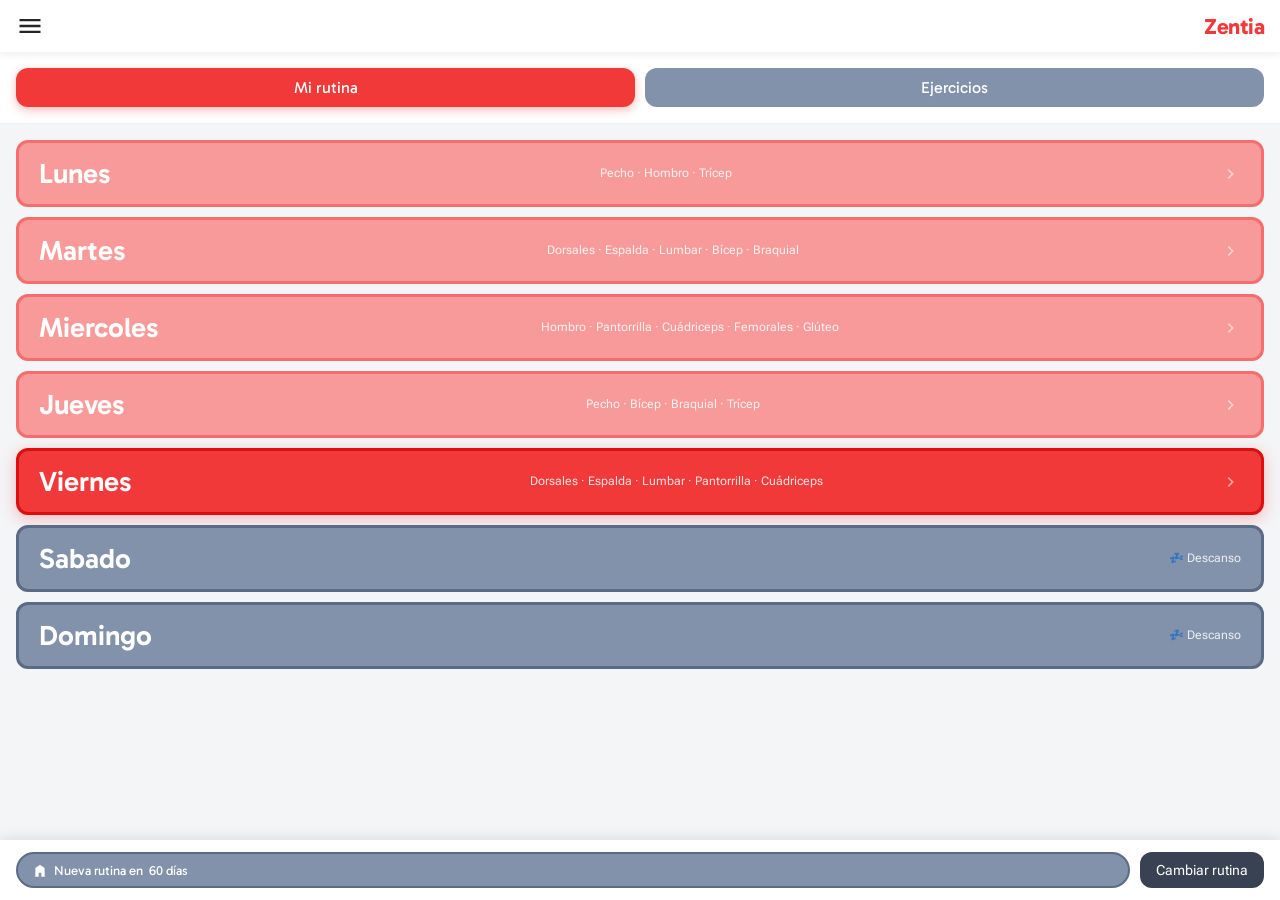
<file: index.html>
<!DOCTYPE html>
<html lang="es">
<head>
    <meta charset="UTF-8">
    <meta name="viewport" content="width=device-width, initial-scale=1.0">
    <link rel="stylesheet" href="style.css">
    <title>Zentia</title>
    <link rel="preconnect" href="https://fonts.googleapis.com">
    <link rel="preconnect" href="https://fonts.gstatic.com" crossorigin>
    <link href="https://fonts.googleapis.com/css2?family=Gabarito:wght@400..900&family=Roboto+Flex:opsz,wght@8..144,100..1000&display=swap" rel="stylesheet">
</head>
<body>

    <div id="overlay" class="overlay"></div>
    <nav id="side-menu" class="side-menu">
        <div class="close-btn" id="close-menu">&times;</div>
        <a class="asel" href="index.html">
            <svg xmlns="http://www.w3.org/2000/svg" height="20px" viewBox="0 -960 960 960" width="20px" fill="currentColor"><path d="M240-200h120v-240h240v240h120v-360L480-740 240-560v360Zm-80 80v-480l320-240 320 240v480H520v-240h-80v240H160Zm320-350Z"/></svg>
            Inicio
        </a>
        <a href="recetas.html">
            <svg xmlns="http://www.w3.org/2000/svg" height="20px" viewBox="0 -960 960 960" width="20px" fill="currentColor"><path d="M280-80v-366q-54-14-87-57t-33-97v-280h80v280h40v-280h80v280h40v-280h80v280q0 54-33 97t-87 57v366h-80Zm240 0v-320h-40v-280q0-83 58.5-141.5T680-880v800h-160Z"/></svg>
            Recetas
        </a>
    </nav>

    <header>
        <h1 class="logo">Zentia</h1>
        <svg id="menu" xmlns="http://www.w3.org/2000/svg" height="28px" viewBox="0 -960 960 960" width="28px" fill="#252525">
            <path d="M120-240v-80h720v80H120Zm0-200v-80h720v80H120Zm0-200v-80h720v80H120Z"/>
        </svg>
    </header>

    <!-- Tab Switcher -->
    <div class="tab-row">
        <button class="tab-btn active"   onclick="switchMainTab('mirutina')">Mi rutina</button>
        <button class="tab-btn inactive" onclick="switchMainTab('ejercicios')">Ejercicios</button>
    </div>

    <!-- ── MI RUTINA ── -->
    <div id="pane-mirutina" class="main-pane active">
        <div class="dias-list" id="dias-container"></div>
        <div class="bottom-bar">
            <div class="info-chip">
                <svg xmlns="http://www.w3.org/2000/svg" height="16px" viewBox="0 -960 960 960" width="16px" fill="currentColor"><path d="M200-80v-520l280-200 280 200v520H560v-240h-160v240H200Z"/></svg>
                Nueva rutina en <span id="countdown-display">—</span>
            </div>
            <button class="btn-cambiar" onclick="regenerarRutina()">Cambiar rutina</button>
        </div>
    </div>

    <!-- ── EJERCICIOS (acordeones) ── -->
    <div id="pane-ejercicios" class="main-pane">
        <div id="acordeones-container" class="acordeones-wrap"></div>
    </div>

    <script src="ejercicios.js"></script>
    <script src="js.js"></script>
</body>
</html>
</file>
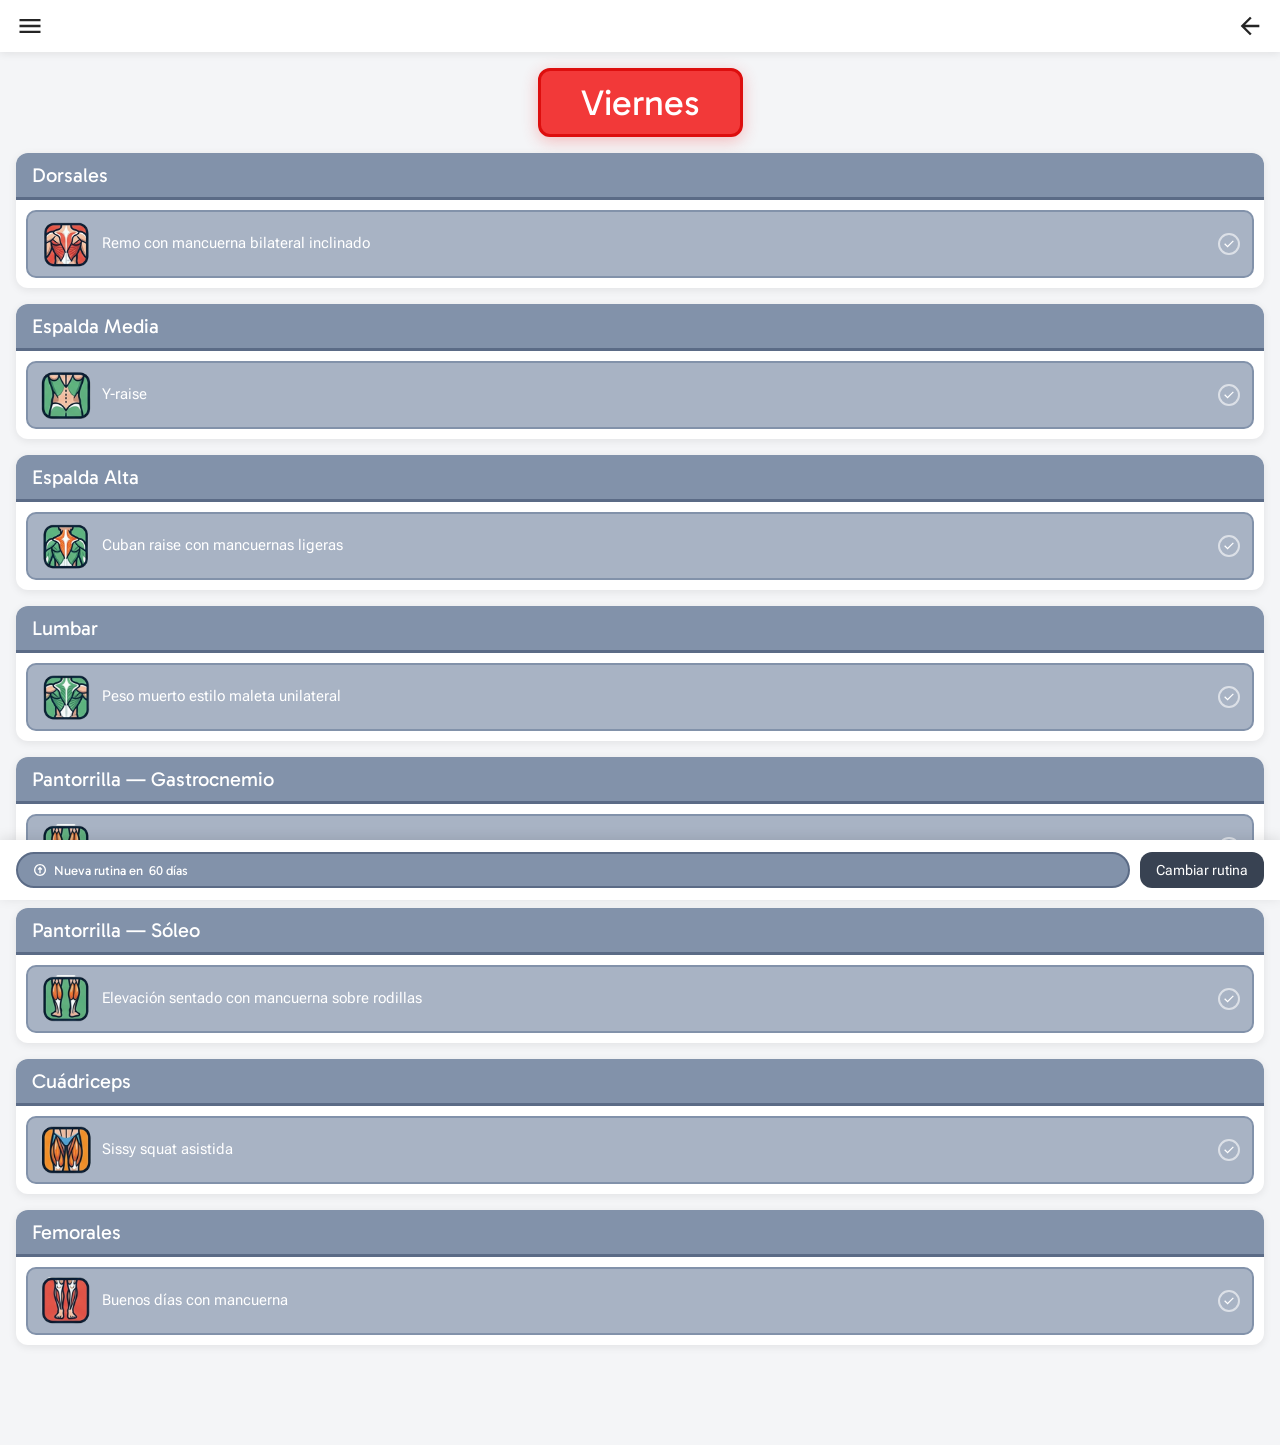
<file: mirutina.html>
<!DOCTYPE html>
<html lang="es">
<head>
    <meta charset="UTF-8">
    <meta name="viewport" content="width=device-width, initial-scale=1.0">
    <link rel="stylesheet" href="style.css">
    <title>Zentia — Mi Rutina</title>
    <link rel="preconnect" href="https://fonts.googleapis.com">
    <link rel="preconnect" href="https://fonts.gstatic.com" crossorigin>
    <link href="https://fonts.googleapis.com/css2?family=Gabarito:wght@400..900&family=Roboto+Flex:opsz,wght@8..144,100..1000&display=swap" rel="stylesheet">
</head>
<body>

    <div id="overlay" class="overlay"></div>
    <nav id="side-menu" class="side-menu">
        <div class="close-btn" id="close-menu">&times;</div>
        <a href="index.html">
            <svg xmlns="http://www.w3.org/2000/svg" height="20px" viewBox="0 -960 960 960" width="20px" fill="currentColor"><path d="M240-200h120v-240h240v240h120v-360L480-740 240-560v360Zm-80 80v-480l320-240 320 240v480H520v-240h-80v240H160Zm320-350Z"/></svg>
            Inicio
        </a>
        <a href="recetas.html">
            <svg xmlns="http://www.w3.org/2000/svg" height="20px" viewBox="0 -960 960 960" width="20px" fill="currentColor"><path d="M280-80v-366q-54-14-87-57t-33-97v-280h80v280h40v-280h80v280h40v-280h80v280q0 54-33 97t-87 57v366h-80Zm240 0v-320h-40v-280q0-83 58.5-141.5T680-880v800h-160Z"/></svg>
            Recetas
        </a>
        <a class="asel" href="index.html">
            <svg xmlns="http://www.w3.org/2000/svg" height="20px" viewBox="0 -960 960 960" width="20px" fill="currentColor"><path d="m260-520 220-360 220 360H260ZM700-80q-75 0-127.5-52.5T520-260q0-75 52.5-127.5T700-440q75 0 127.5 52.5T880-260q0 75-52.5 127.5T700-80Zm-580-20v-320h320v320H120Zm580-60q42 0 71-29t29-71q0-42-29-71t-71-29q-42 0-71 29t-29 71q0 42 29 71t71 29Zm-500-20h160v-160H200v160Zm202-420h156l-78-126-78 126Zm78 0ZM360-340Zm340 80Z"/></svg>
            Ejercicios
        </a>
    </nav>

    <header>
        <a href="index.html">
            <svg xmlns="http://www.w3.org/2000/svg" height="28px" viewBox="0 -960 960 960" width="28px" fill="#252525">
                <path d="m313-440 224 224-57 56-320-320 320-320 57 56-224 224h487v80H313Z"/>
            </svg>
        </a>
        <svg id="menu" xmlns="http://www.w3.org/2000/svg" height="28px" viewBox="0 -960 960 960" width="28px" fill="#252525">
            <path d="M120-240v-80h720v80H120Zm0-200v-80h720v80H120Zm0-200v-80h720v80H120Z"/>
        </svg>
    </header>

    <!-- Día activo badge -->
    <div class="page-header">
        <div class="dia-badge-active" id="dia-titulo">Lunes</div>
    </div>

    <!-- Grupos de ejercicios del día -->
    <div class="ejercicios-dia" id="ejercicios-dia-container">
        <!-- Generado por JS -->
    </div>

    <div class="bottom-bar">
        <div class="info-chip">
            <svg xmlns="http://www.w3.org/2000/svg" height="16px" viewBox="0 -960 960 960" width="16px" fill="currentColor"><path d="M480-120q-75 0-140.5-28.5t-114-77q-48.5-48.5-77-114T120-480q0-75 28.5-140.5t77-114q48.5-48.5 114-77T480-840q75 0 140.5 28.5t114 77q48.5 48.5 77 114T840-480q0 75-28.5 140.5t-77 114q-48.5 48.5-114 77T480-120Zm0-80q117 0 198.5-81.5T760-480q0-117-81.5-198.5T480-760q-117 0-198.5 81.5T200-480q0 117 81.5 198.5T480-200Zm0-280Zm-40 200v-240l-40 40-56-56 136-136 136 136-56 56-40-40v240h-80Z"/></svg>
            Nueva rutina en <span id="countdown-display">5 días</span>
        </div>
        <button class="btn-cambiar" onclick="regenerarRutina()">Cambiar rutina</button>
    </div>

    <script src="ejercicios.js"></script>
    <script src="js.js"></script>
</body>
</html>
</file>
<file: style.css>
/* ========================================
   ZENTIA — CSS Mobile First
   ======================================== */

*, *::before, *::after {
    box-sizing: border-box;
    margin: 0;
    padding: 0;
}

:root {
    /* Paleta original */
    --rojo1: #F99A9A;
    --rojo2: #F66D6D;
    --rojo3: #F23939;
    --rojo4: #DD0E0E;
    --rojo5: #7D0808;
    --gris1: #A8B3C4;
    --gris2: #8292AA;
    --gris3: #5B6B86;
    --gris4: #384252;
    --gris5: #242B35;
    --verde1: #34E678;
    --verde2: #0EDD9B;
    --negro: #252525;
    --blanco: #ffffff;
    --bg: #F4F5F7;

    /* Tipografías */
    --Gabarito: "Gabarito", sans-serif;
    --RobotoFlex: "Roboto Flex", sans-serif;

    /* Spacing base */
    --gap: 12px;
    --radius: 12px;
    --pad: 16px;
}

html, body {
    width: 100%;
    min-height: 100vh;
    background-color: var(--bg);
    font-family: var(--RobotoFlex);
    color: var(--negro);
    overflow-x: hidden;
}

a { text-decoration: none; color: inherit; }

/* ========================================
   HEADER
   ======================================== */
header {
    width: 100%;
    padding: 12px var(--pad);
    display: flex;
    flex-direction: row-reverse;
    align-items: center;
    justify-content: space-between;
    background: var(--blanco);
    position: sticky;
    top: 0;
    z-index: 100;
    box-shadow: 0 2px 8px rgba(0,0,0,.08);
}

header svg { cursor: pointer; }
header a svg { display: block; }

.logo {
    font-family: var(--Gabarito);
    font-size: 22px;
    color: var(--rojo3);
    font-weight: 700;
    letter-spacing: -0.5px;
}

/* ========================================
   SIDE MENU
   ======================================== */
.side-menu {
    position: fixed;
    top: 0;
    right: 0;
    width: 72%;
    max-width: 280px;
    height: 100%;
    background: var(--gris4);
    z-index: 1000;
    transform: translateX(100%);
    transition: transform 0.28s ease;
    padding: 60px 0 20px;
    display: flex;
    flex-direction: column;
}

.side-menu.active { transform: translateX(0); }

.side-menu a {
    padding: 16px 24px;
    font-size: 17px;
    color: var(--blanco);
    display: flex;
    align-items: center;
    gap: 12px;
    transition: background .2s;
    font-family: var(--Gabarito);
}

.side-menu a:hover,
.side-menu a.asel {
    background: rgba(255,255,255,.1);
    color: var(--rojo1);
}

.close-btn {
    position: absolute;
    top: 12px;
    left: 20px;
    font-size: 34px;
    color: var(--gris1);
    cursor: pointer;
}

.overlay {
    position: fixed;
    inset: 0;
    background: rgba(0,0,0,.65);
    display: none;
    z-index: 999;
}
.overlay.active { display: block; }

/* ========================================
   TAB SWITCHER (index)
   ======================================== */
.tab-row {
    display: flex;
    gap: 10px;
    padding: var(--pad);
    background: var(--blanco);
    border-bottom: 1px solid rgba(0,0,0,.06);
}

.tab-btn {
    flex: 1;
    padding: 10px;
    border-radius: var(--radius);
    border: none;
    font-family: var(--Gabarito);
    font-size: 16px;
    cursor: pointer;
    transition: all .2s;
}

.tab-btn.active {
    background: var(--rojo3);
    color: var(--blanco);
    box-shadow: 0 3px 10px rgba(242,57,57,.35);
}

.tab-btn.inactive {
    background: var(--gris2);
    color: var(--blanco);
}

/* ========================================
   MAIN PANES
   ======================================== */
.main-pane { display: none; }
.main-pane.active { display: block; }

/* ========================================
   DÍAS (Mi Rutina)
   ======================================== */
.dias-list {
    padding: var(--pad);
    display: flex;
    flex-direction: column;
    gap: 10px;
    padding-bottom: 90px;
}

.dia-item {
    width: 100%;
    padding: 14px 20px;
    border-radius: var(--radius);
    border: 3px solid transparent;
    display: flex;
    align-items: center;
    justify-content: space-between;
    cursor: pointer;
    transition: transform .15s, box-shadow .15s;
    text-decoration: none;
}

.dia-item:active { transform: scale(.98); }

.dia-item.hoy {
    background: var(--rojo3);
    border-color: var(--rojo4);
    box-shadow: 0 4px 16px rgba(242,57,57,.3);
}

.dia-item.otro {
    background: var(--rojo1);
    border-color: var(--rojo2);
}

.dia-item.descanso {
    background: var(--gris2);
    border-color: var(--gris3);
}

.dia-nombre {
    font-family: var(--Gabarito);
    font-size: 28px;
    color: var(--blanco);
    font-weight: 600;
}

.dia-grupos {
    font-family: var(--RobotoFlex);
    font-size: 12px;
    color: rgba(255,255,255,.85);
    text-align: right;
    max-width: 55%;
    line-height: 1.4;
}

.dia-icon {
    display: flex;
    align-items: center;
    opacity: .8;
}

/* ========================================
   PAGE HEADER (mirutina.html)
   ======================================== */
.page-header {
    padding: var(--pad);
    display: flex;
    justify-content: center;
}

.dia-badge-active {
    background: var(--rojo3);
    border: 3px solid var(--rojo4);
    color: var(--blanco);
    font-family: var(--Gabarito);
    font-size: 36px;
    padding: 10px 40px;
    border-radius: var(--radius);
    box-shadow: 0 4px 16px rgba(242,57,57,.3);
}

/* ========================================
   EJERCICIOS DEL DÍA
   ======================================== */
.ejercicios-dia {
    padding: 0 var(--pad) 100px;
    display: flex;
    flex-direction: column;
    gap: 16px;
}

.grupo-card {
    background: var(--blanco);
    border-radius: var(--radius);
    overflow: hidden;
    box-shadow: 0 2px 8px rgba(0,0,0,.08);
}

.grupo-header {
    background: var(--gris2);
    border-bottom: 3px solid var(--gris3);
    padding: 10px 16px;
    display: flex;
    align-items: center;
    justify-content: space-between;
}

.grupo-nombre {
    font-family: var(--Gabarito);
    font-size: 20px;
    color: var(--blanco);
}

.grupo-lista {
    padding: 10px;
    display: flex;
    flex-direction: column;
    gap: 8px;
}

.ejercicio-item {
    background: var(--gris1);
    border: 2.5px solid var(--gris2);
    border-radius: 10px;
    padding: 8px 12px;
    display: flex;
    align-items: center;
    gap: 10px;
    cursor: pointer;
    transition: all .2s;
}

.ejercicio-item.completado {
    background: var(--verde1);
    border-color: var(--verde2);
}

.ejercicio-item img {
    width: 52px;
    height: 48px;
    border-radius: 8px;
    object-fit: cover;
    flex-shrink: 0;
}

.ejercicio-item span {
    font-family: var(--RobotoFlex);
    font-size: 15px;
    color: var(--blanco);
    line-height: 1.3;
}

/* Check icon */
.check-icon {
    margin-left: auto;
    flex-shrink: 0;
    width: 22px;
    height: 22px;
    border-radius: 50%;
    border: 2px solid rgba(255,255,255,.6);
    display: flex;
    align-items: center;
    justify-content: center;
    transition: all .2s;
}

.ejercicio-item.completado .check-icon {
    background: var(--verde2);
    border-color: var(--verde2);
}

/* ========================================
   GRID DE MÚSCULOS (Ejercicios)
   ======================================== */
.musculos-grid {
    padding: var(--pad);
    display: grid;
    grid-template-columns: repeat(3, 1fr);
    gap: 10px;
    padding-bottom: 30px;
}

.musculo-card {
    background: var(--blanco);
    border: 2.5px solid var(--gris1);
    border-radius: var(--radius);
    padding: 12px 8px;
    display: flex;
    flex-direction: column;
    align-items: center;
    gap: 6px;
    cursor: pointer;
    text-decoration: none;
    transition: transform .15s, box-shadow .15s;
}

.musculo-card:active { transform: scale(.96); }

.musculo-card img {
    width: 64px;
    height: 60px;
    object-fit: contain;
}

.musculo-card span {
    font-family: var(--RobotoFlex);
    font-size: 11px;
    color: var(--gris4);
    text-align: center;
    line-height: 1.3;
    font-weight: 600;
}

/* ========================================
   LISTA DE EJERCICIOS (ejercicio-grupo pages)
   ======================================== */
.lista-header {
    padding: var(--pad);
    margin: var(--pad);
    display: flex;
    align-items: center;
    gap: 14px;
    background: var(--rojo1);
    border: 2.5px solid var(--rojo2);
    border-radius: var(--radius);
}

.lista-header img {
    width: 56px;
    height: 52px;
    border-radius: 8px;
    object-fit: contain;
    background: rgba(255,255,255,.3);
    padding: 4px;
}

.lista-header h2 {
    font-family: var(--Gabarito);
    font-size: 24px;
    color: var(--blanco);
}

.ejercicios-lista {
    padding: 0 var(--pad) 30px;
    display: flex;
    flex-direction: column;
    gap: 6px;
    gap: 8px;
}

/* ========================================
   BOTTOM BAR
   ======================================== */
.bottom-bar {
    position: fixed;
    bottom: 0;
    left: 0;
    width: 100%;
    padding: 12px var(--pad);
    background: var(--blanco);
    box-shadow: 0 -2px 12px rgba(0,0,0,.1);
    display: flex;
    align-items: center;
    gap: 10px;
    z-index: 50;
}

.info-chip {
    flex: 1;
    background: var(--gris2);
    border: 2px solid var(--gris3);
    border-radius: 20px;
    padding: 8px 14px;
    font-family: var(--Gabarito);
    font-size: 13px;
    color: var(--blanco);
    display: flex;
    align-items: center;
    gap: 6px;
}

.btn-cambiar {
    background: var(--gris4);
    color: var(--blanco);
    border: none;
    border-radius: var(--radius);
    padding: 10px 16px;
    font-family: var(--RobotoFlex);
    font-size: 14px;
    cursor: pointer;
    white-space: nowrap;
    transition: background .2s;
}

.btn-cambiar:active { background: var(--gris5); }

/* ========================================
   RECETAS
   ======================================== */
.categorias-scroll {
    display: flex;
    gap: 8px;
    padding: 12px var(--pad);
    overflow-x: auto;
    scrollbar-width: none;
    background: var(--blanco);
    border-bottom: 1px solid rgba(0,0,0,.06);
    position: sticky;
    top: 57px;
    z-index: 90;
}

.categorias-scroll::-webkit-scrollbar { display: none; }

.cat-pill {
    padding: 7px 16px;
    border-radius: 20px;
    border: 2px solid transparent;
    font-family: var(--Gabarito);
    font-size: 14px;
    white-space: nowrap;
    cursor: pointer;
    transition: all .2s;
    flex-shrink: 0;
}

.cat-pill.active {
    background: var(--rojo3);
    border-color: var(--rojo4);
    color: var(--blanco);
    box-shadow: 0 3px 10px rgba(242,57,57,.3);
}

.cat-pill.inactive {
    background: var(--gris1);
    border-color: var(--gris2);
    color: var(--blanco);
}

.recetas-grid {
    padding: var(--pad);
    display: grid;
    grid-template-columns: repeat(2, 1fr);
    gap: 12px;
    padding-bottom: 30px;
}

.receta-card {
    background: var(--blanco);
    border-radius: var(--radius);
    overflow: hidden;
    box-shadow: 0 2px 8px rgba(0,0,0,.07);
    cursor: pointer;
    transition: transform .15s;
}

.receta-card:active { transform: scale(.97); }

.receta-card img {
    width: 100%;
    aspect-ratio: 4/3;
    object-fit: cover;
    display: block;
}

.receta-card .receta-info {
    padding: 10px;
}

.receta-card .receta-titulo {
    font-family: var(--Gabarito);
    font-size: 13px;
    color: var(--negro);
    line-height: 1.3;
    margin-bottom: 6px;
}

.macros-mini {
    display: flex;
    gap: 4px;
    flex-wrap: wrap;
}

.macro-badge {
    font-size: 10px;
    padding: 2px 6px;
    border-radius: 6px;
    font-weight: 600;
    font-family: var(--RobotoFlex);
}

.macro-badge.prot { background: #E8F5E9; color: #2E7D32; }
.macro-badge.carb { background: #FFF3E0; color: #E65100; }
.macro-badge.fat  { background: #FCE4EC; color: #880E4F; }
.macro-badge.cal  { background: #E3F2FD; color: #1565C0; }

/* ========================================
   MODAL RECETA
   ======================================== */
.modal-overlay {
    position: fixed;
    inset: 0;
    background: rgba(0,0,0,.7);
    z-index: 2000;
    display: flex;
    align-items: flex-end;
    justify-content: center;
}

.modal-card {
    background: var(--blanco);
    width: 100%;
    max-width: 480px;
    border-radius: 20px 20px 0 0;
    padding: 20px;
    max-height: 85vh;
    overflow-y: auto;
    position: relative;
}

.modal-close {
    position: absolute;
    top: 14px;
    right: 18px;
    background: none;
    border: none;
    font-size: 28px;
    cursor: pointer;
    color: var(--gris3);
}

.modal-img {
    width: 100%;
    aspect-ratio: 16/9;
    object-fit: cover;
    border-radius: var(--radius);
    margin-bottom: 14px;
}

.modal-titulo {
    font-family: var(--Gabarito);
    font-size: 22px;
    color: var(--negro);
    margin-bottom: 12px;
}

.macros-grid {
    display: grid;
    grid-template-columns: repeat(4, 1fr);
    gap: 8px;
    margin-bottom: 14px;
}

.macro-item {
    background: var(--bg);
    border-radius: 10px;
    padding: 10px 6px;
    display: flex;
    flex-direction: column;
    align-items: center;
    gap: 3px;
}

.macro-item .macro-val {
    font-family: var(--Gabarito);
    font-size: 18px;
    color: var(--rojo3);
    font-weight: 700;
}

.macro-item .macro-lbl {
    font-size: 10px;
    color: var(--gris3);
    text-align: center;
    font-family: var(--RobotoFlex);
}

.modal-desc {
    font-family: var(--RobotoFlex);
    font-size: 14px;
    color: var(--gris3);
    line-height: 1.6;
}

/* ========================================
   UTILIDADES
   ======================================== */
.oculto { display: none !important; }

/* Texto de etiquetas */
.texto1 { font-family: var(--Gabarito); color: var(--blanco); font-size: 22px; text-align: center; }
.texto2 { font-family: var(--RobotoFlex); color: var(--blanco); font-size: 15px; }
.texto3 { font-family: var(--RobotoFlex); color: var(--blanco); font-size: 13px; text-align: center; }

/* Colores helpers */
.rojoClaro  { background-color: var(--rojo1);  border: 2.5px solid var(--rojo2); }
.rojoFuerte { background-color: var(--rojo3);  border: 2.5px solid var(--rojo4); }
.grisClaro  { background-color: var(--gris1);  border: 2.5px solid var(--gris2); }
.grisFuerte { background-color: var(--gris2);  border: 2.5px solid var(--gris3); }
/* ========================================
   PLANIFICADOR DE COMIDAS
   ======================================== */

/* Botón añadir a la semana (en cada receta-card) */
.btn-add-plan {
    display: flex;
    align-items: center;
    gap: 4px;
    margin-top: 8px;
    padding: 6px 10px;
    background: var(--rojo3);
    color: var(--blanco);
    border: none;
    border-radius: 8px;
    font-family: var(--Gabarito);
    font-size: 12px;
    cursor: pointer;
    width: 100%;
    justify-content: center;
    transition: background .2s;
}
.btn-add-plan:active { background: var(--rojo4); }

/* Header del planificador */
.plan-header {
    padding: 12px var(--pad);
    display: flex;
    align-items: center;
    justify-content: space-between;
    gap: 10px;
    background: var(--blanco);
    border-bottom: 1px solid rgba(0,0,0,.06);
}
.plan-subtitle {
    font-family: var(--RobotoFlex);
    font-size: 13px;
    color: var(--gris3);
    flex: 1;
    line-height: 1.4;
}
.btn-limpiar-plan {
    background: none;
    border: 2px solid var(--gris2);
    border-radius: 8px;
    padding: 6px 10px;
    font-size: 12px;
    color: var(--gris3);
    cursor: pointer;
    white-space: nowrap;
    font-family: var(--RobotoFlex);
}

/* Sección de cada día */
.plan-dia {
    margin: 12px var(--pad) 0;
    background: var(--blanco);
    border-radius: var(--radius);
    overflow: hidden;
    box-shadow: 0 2px 8px rgba(0,0,0,.06);
    margin-bottom: 0;
}

.plan-dia-titulo {
    background: var(--gris3);
    color: var(--blanco);
    font-family: var(--Gabarito);
    font-size: 18px;
    padding: 10px 16px;
}

/* Scroll horizontal de momentos */
.plan-momentos {
    display: flex;
    gap: 1px;
    overflow-x: auto;
    scrollbar-width: none;
    background: var(--gris1);
}
.plan-momentos::-webkit-scrollbar { display: none; }

.plan-momento-col {
    min-width: 130px;
    flex-shrink: 0;
    background: var(--blanco);
    padding: 8px;
    display: flex;
    flex-direction: column;
    gap: 6px;
}

.plan-momento-titulo {
    font-family: var(--Gabarito);
    font-size: 12px;
    color: var(--gris3);
    text-align: center;
    padding-bottom: 4px;
    border-bottom: 2px solid var(--rojo1);
}

.plan-empty {
    font-size: 18px;
    color: var(--gris1);
    text-align: center;
    padding: 10px 0;
}

/* Chip de receta dentro del planificador */
.plan-chip {
    background: var(--bg);
    border: 1.5px solid var(--gris1);
    border-radius: 8px;
    padding: 6px 6px 6px 8px;
    display: flex;
    flex-direction: row;
    align-items: center;
    gap: 6px;
    position: relative;
    min-height: 44px;
}
.plan-chip img {
    width: 36px;
    height: 36px;
    object-fit: cover;
    border-radius: 6px;
    flex-shrink: 0;
}
.plan-chip span {
    font-family: var(--RobotoFlex);
    font-size: 10px;
    color: var(--gris4);
    line-height: 1.3;
    flex: 1;
    padding-right: 14px;
}
.plan-chip-remove {
    position: absolute;
    top: 3px;
    right: 3px;
    background: var(--rojo3);
    color: var(--blanco);
    border: none;
    border-radius: 50%;
    width: 16px;
    height: 16px;
    font-size: 12px;
    cursor: pointer;
    display: flex;
    align-items: center;
    justify-content: center;
    line-height: 1;
    flex-shrink: 0;
    padding: 0;
}

/* Totales del día */
.plan-totales {
    display: flex;
    align-items: center;
    gap: 8px;
    padding: 8px 12px;
    background: var(--bg);
    border-top: 1px solid rgba(0,0,0,.06);
    flex-wrap: wrap;
    font-family: var(--RobotoFlex);
    font-size: 12px;
    color: var(--gris3);
}
.tot-prot { color: #2E7D32; font-weight: 700; }
.tot-carb { color: #E65100; font-weight: 700; }
.tot-fat  { color: #880E4F; font-weight: 700; }
.tot-cal  { color: #1565C0; font-weight: 700; }

/* Modal selector plan */
.modal-plan-card {
    padding: 24px 20px 28px;
    display: flex;
    flex-direction: column;
    gap: 10px;
}
.modal-plan-titulo {
    font-family: var(--Gabarito);
    font-size: 20px;
    color: var(--negro);
    margin-bottom: 2px;
}
.plan-receta-nombre {
    font-family: var(--RobotoFlex);
    font-size: 14px;
    color: var(--rojo3);
    font-weight: 600;
    line-height: 1.4;
    margin-bottom: 4px;
}
.plan-label {
    font-family: var(--Gabarito);
    font-size: 14px;
    color: var(--gris3);
    margin-top: 2px;
}
.plan-select {
    width: 100%;
    padding: 10px 12px;
    border: 2px solid var(--gris1);
    border-radius: var(--radius);
    font-family: var(--RobotoFlex);
    font-size: 15px;
    color: var(--negro);
    background: var(--blanco);
    appearance: none;
    -webkit-appearance: none;
    background-image: url("data:image/svg+xml,%3Csvg xmlns='http://www.w3.org/2000/svg' height='20' viewBox='0 -960 960 960' width='20' fill='%235B6B86'%3E%3Cpath d='M480-344 240-584l56-56 184 184 184-184 56 56-240 240Z'/%3E%3C/svg%3E");
    background-repeat: no-repeat;
    background-position: right 12px center;
}
.plan-select:focus {
    outline: none;
    border-color: var(--rojo3);
}
.btn-confirmar-plan {
    margin-top: 6px;
    padding: 13px;
    background: var(--rojo3);
    color: var(--blanco);
    border: none;
    border-radius: var(--radius);
    font-family: var(--Gabarito);
    font-size: 17px;
    cursor: pointer;
    transition: background .2s;
}
.btn-confirmar-plan:active { background: var(--rojo4); }

/* Toast */
#zentia-toast {
    position: fixed;
    bottom: 80px;
    left: 50%;
    transform: translateX(-50%) translateY(20px);
    background: var(--gris5);
    color: var(--blanco);
    padding: 10px 20px;
    border-radius: 20px;
    font-family: var(--Gabarito);
    font-size: 14px;
    opacity: 0;
    pointer-events: none;
    transition: opacity .25s, transform .25s;
    z-index: 3000;
    white-space: nowrap;
}
#zentia-toast.toast-visible {
    opacity: 1;
    transform: translateX(-50%) translateY(0);
}

/* Último día sin margin-bottom extra */
#planificador-container .plan-dia:last-child {
    margin-bottom: 30px;
}

/* ========================================
   ACORDEONES DE EJERCICIOS
   ======================================== */

.acordeones-wrap {
    padding: var(--pad);
    padding-bottom: 30px;
    display: flex;
    flex-direction: column;
    gap: 8px;
}

/* Acordeón de ZONA (nivel 1) */
.acord-zona {
    background: var(--blanco);
    border-radius: var(--radius);
    overflow: hidden;
    box-shadow: 0 2px 8px rgba(0,0,0,.07);
}

.acord-zona-btn {
    width: 100%;
    padding: 14px 16px;
    background: var(--gris3);
    border: none;
    display: flex;
    align-items: center;
    justify-content: space-between;
    cursor: pointer;
    transition: background .2s;
}

.acord-zona-btn.acord-abierto {
    background: var(--rojo3);
}

.acord-zona-label {
    font-family: var(--Gabarito);
    font-size: 17px;
    color: var(--blanco);
    text-align: left;
}

.acord-chevron {
    color: var(--blanco);
    flex-shrink: 0;
    transition: transform .25s ease;
}

.acord-zona-btn.acord-abierto .acord-chevron {
    transform: rotate(180deg);
}

/* Cuerpo de zona */
.acord-zona-body {
    display: flex;
    flex-direction: column;
}

.acord-cerrado {
    display: none;
}

/* Acordeón de MÚSCULO (nivel 2) */
.acord-musculo {
    border-top: 1px solid rgba(0,0,0,.06);
}

.acord-musculo-btn {
    width: 100%;
    padding: 12px 16px;
    background: var(--blanco);
    border: none;
    display: flex;
    align-items: center;
    justify-content: space-between;
    cursor: pointer;
    gap: 8px;
    transition: background .15s;
}

.acord-musculo-btn:active { background: var(--bg); }

.acord-musculo-btn.acord-sub-abierto {
    background: var(--bg);
    border-left: 3px solid var(--rojo2);
}

.acord-musculo-btn span:first-child {
    font-family: var(--Gabarito);
    font-size: 15px;
    color: var(--gris4);
    text-align: left;
    flex: 1;
}

.acord-count {
    font-family: var(--RobotoFlex);
    font-size: 11px;
    color: var(--gris2);
    white-space: nowrap;
    background: var(--bg);
    padding: 3px 8px;
    border-radius: 10px;
}

/* Lista de ejercicios dentro del sub-acordeón */
.acord-musculo-body {
    background: var(--bg);
    display: flex;
    flex-direction: column;
    gap: 1px;
}

/* Fila de ejercicio */
.ej-row {
    display: flex;
    align-items: center;
    gap: 10px;
    padding: 8px 14px;
    background: var(--blanco);
    border-left: 3px solid var(--rojo1);
    transition: background .15s;
}

.ej-row:active { background: var(--bg); }

.ej-row-img {
    width: 40px;
    height: 38px;
    border-radius: 6px;
    object-fit: cover;
    flex-shrink: 0;
}

.ej-row-nombre {
    font-family: var(--RobotoFlex);
    font-size: 13px;
    color: var(--gris4);
    line-height: 1.35;
}

/* Mensaje descanso */
.descanso-msg {
    text-align: center;
    padding: 48px 24px;
    color: var(--gris3);
    font-family: var(--Gabarito);
    font-size: 20px;
    line-height: 1.6;
}
</file>
